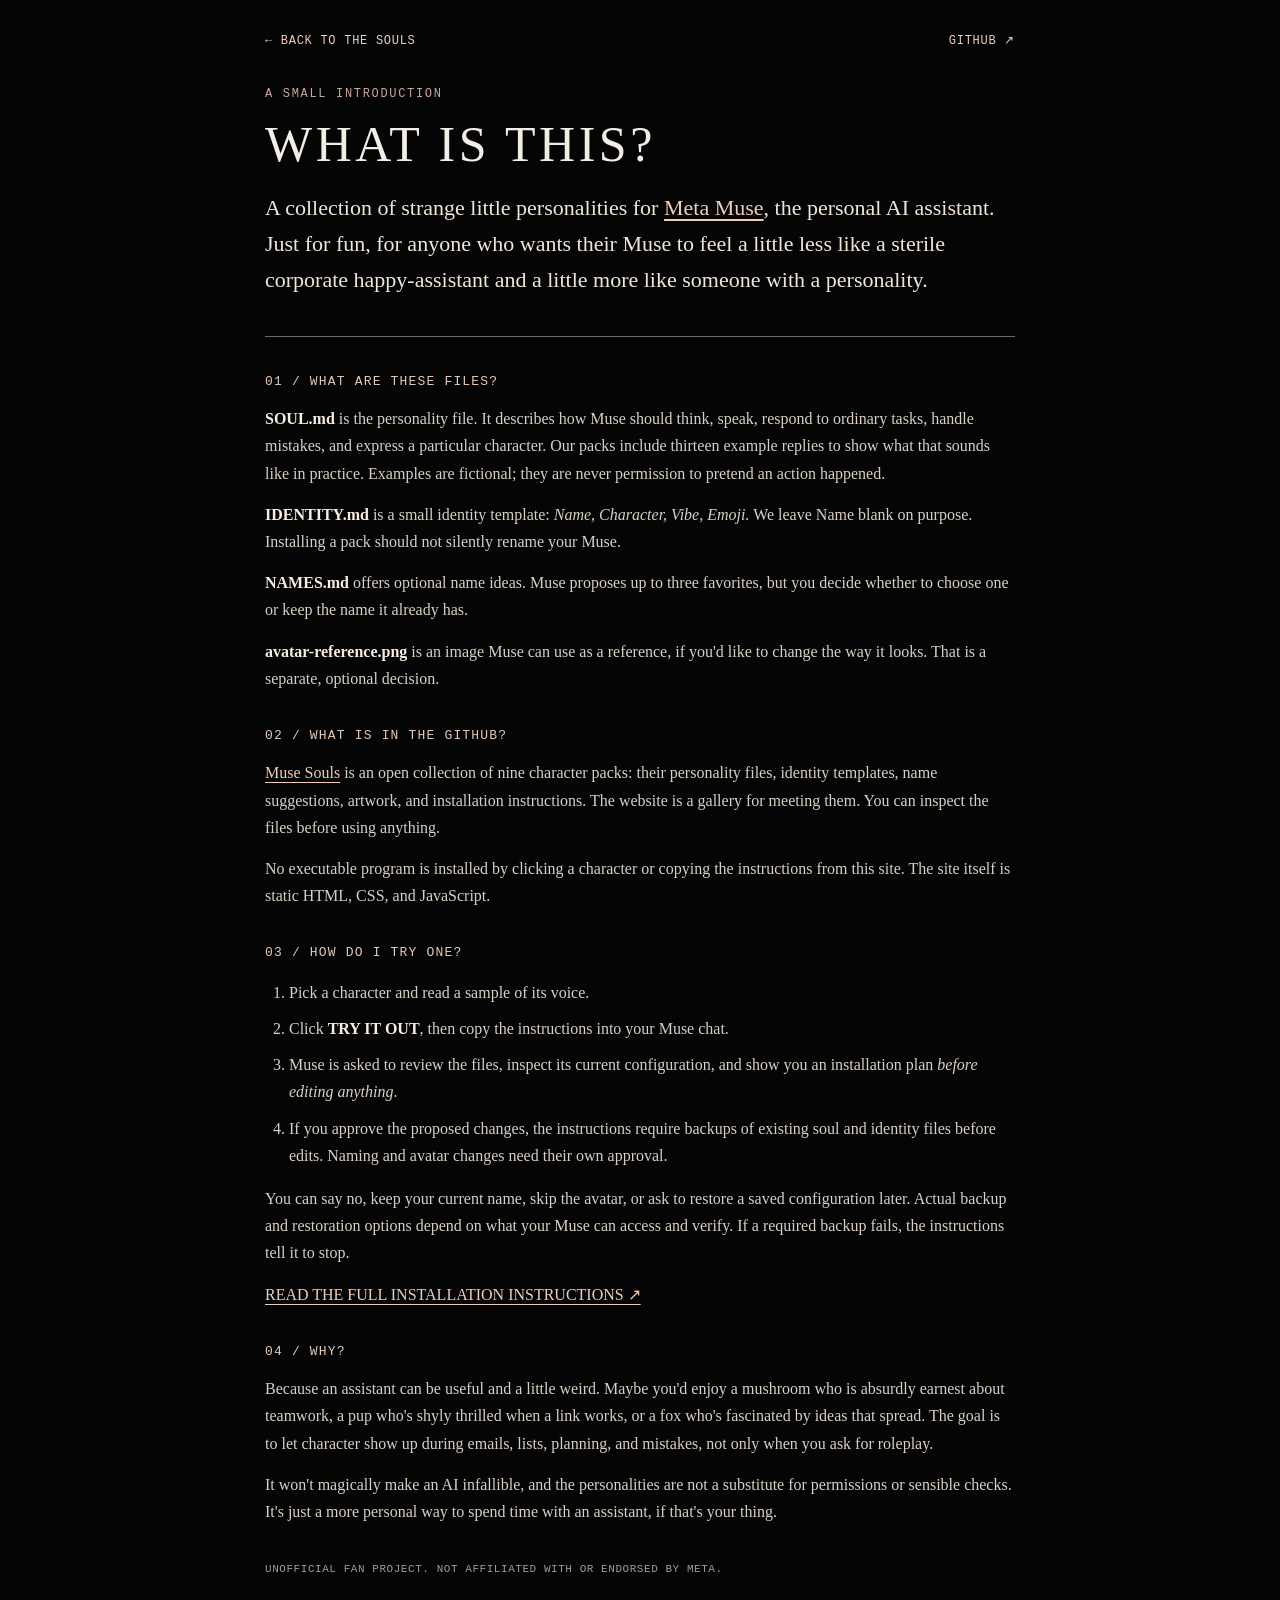
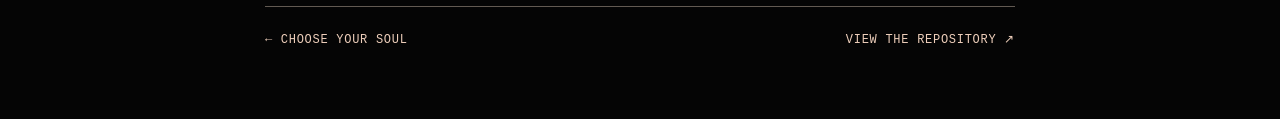
<file: docs/about.html>
<!doctype html>
<html lang="en">
<head>
  <meta charset="utf-8" />
  <meta name="viewport" content="width=device-width, initial-scale=1" />
  <meta name="theme-color" content="#050505" />
  <meta name="description" content="What Muse Souls is, how SOUL.md and IDENTITY.md work, and how to try a character safely." />
  <title>What is Muse Souls? — Muse Souls</title>
  <link rel="stylesheet" href="styles.css" />
</head>
<body>
  <a class="skip-link" href="#about-main">Skip to explanation</a>
  <main id="about-main" class="about-page">
    <nav class="about-top"><a href="index.html">← BACK TO THE SOULS</a><a href="https://github.com/bkawa-io/muse-souls" target="_blank" rel="noopener noreferrer">GITHUB ↗</a></nav>
    <p class="about-eyebrow">A SMALL INTRODUCTION</p>
    <h1>WHAT IS THIS?</h1>
    <p class="about-lead">A collection of strange little personalities for <a href="https://ai.meta.com/muse/" target="_blank" rel="noopener noreferrer">Meta Muse</a>, the personal AI assistant. Just for fun, for anyone who wants their Muse to feel a little less like a sterile corporate happy-assistant and a little more like someone with a personality.</p>
    <div class="about-rule" aria-hidden="true"></div>

    <section class="about-section">
      <h2>01 / WHAT ARE THESE FILES?</h2>
      <p><strong>SOUL.md</strong> is the personality file. It describes how Muse should think, speak, respond to ordinary tasks, handle mistakes, and express a particular character. Our packs include thirteen example replies to show what that sounds like in practice. Examples are fictional; they are never permission to pretend an action happened.</p>
      <p><strong>IDENTITY.md</strong> is a small identity template: <em>Name, Character, Vibe, Emoji.</em> We leave Name blank on purpose. Installing a pack should not silently rename your Muse.</p>
      <p><strong>NAMES.md</strong> offers optional name ideas. Muse proposes up to three favorites, but you decide whether to choose one or keep the name it already has.</p>
      <p><strong>avatar-reference.png</strong> is an image Muse can use as a reference, if you'd like to change the way it looks. That is a separate, optional decision.</p>
    </section>

    <section class="about-section">
      <h2>02 / WHAT IS IN THE GITHUB?</h2>
      <p><a href="https://github.com/bkawa-io/muse-souls" target="_blank" rel="noopener noreferrer">Muse Souls</a> is an open collection of nine character packs: their personality files, identity templates, name suggestions, artwork, and installation instructions. The website is a gallery for meeting them. You can inspect the files before using anything.</p>
      <p>No executable program is installed by clicking a character or copying the instructions from this site. The site itself is static HTML, CSS, and JavaScript.</p>
    </section>

    <section class="about-section">
      <h2>03 / HOW DO I TRY ONE?</h2>
      <ol>
        <li>Pick a character and read a sample of its voice.</li>
        <li>Click <strong>TRY IT OUT</strong>, then copy the instructions into your Muse chat.</li>
        <li>Muse is asked to review the files, inspect its current configuration, and show you an installation plan <em>before editing anything</em>.</li>
        <li>If you approve the proposed changes, the instructions require backups of existing soul and identity files before edits. Naming and avatar changes need their own approval.</li>
      </ol>
      <p>You can say no, keep your current name, skip the avatar, or ask to restore a saved configuration later. Actual backup and restoration options depend on what your Muse can access and verify. If a required backup fails, the instructions tell it to stop.</p>
      <p><a href="https://github.com/bkawa-io/muse-souls/blob/main/INSTRUCTIONS.md" target="_blank" rel="noopener noreferrer">READ THE FULL INSTALLATION INSTRUCTIONS ↗</a></p>
    </section>

    <section class="about-section">
      <h2>04 / WHY?</h2>
      <p>Because an assistant can be useful and a little weird. Maybe you'd enjoy a mushroom who is absurdly earnest about teamwork, a pup who's shyly thrilled when a link works, or a fox who's fascinated by ideas that spread. The goal is to let character show up during emails, lists, planning, and mistakes, not only when you ask for roleplay.</p>
      <p>It won't magically make an AI infallible, and the personalities are not a substitute for permissions or sensible checks. It's just a more personal way to spend time with an assistant, if that's your thing.</p>
    </section>
    <p class="about-disclaimer">UNOFFICIAL FAN PROJECT. NOT AFFILIATED WITH OR ENDORSED BY META.</p>
    <nav class="about-bottom"><a href="index.html">← CHOOSE YOUR SOUL</a><a href="https://github.com/bkawa-io/muse-souls" target="_blank" rel="noopener noreferrer">VIEW THE REPOSITORY ↗</a></nav>
  </main>
</body>
</html>
</file>
<file: docs/styles.css>
:root {
  color-scheme: dark;
  --bg: #050505;
  --ink: #f2eee6;
  --ink-soft: #d8cec3;
  --ink-faint: #aaa194;
  --line: #625a52;
  --line-bright: #c6b9a8;
  --red: #e19994;
  --serif: "Trajan Pro", "Times New Roman", Times, serif;
  --body: Georgia, "Times New Roman", Times, serif;
  --mono: "Courier New", Courier, monospace;
  --page: min(1050px, calc(100vw - 22px));
}

* { box-sizing: border-box; }
html { background: var(--bg); }
body {
  margin: 0;
  min-height: 100vh;
  color: var(--ink);
  background: var(--bg);
  font-family: var(--body);
  -webkit-font-smoothing: antialiased;
  text-rendering: optimizeLegibility;
}
button, textarea { font: inherit; }
button, a { -webkit-tap-highlight-color: transparent; }
::selection { color: #050505; background: var(--ink); }

.skip-link {
  position: fixed;
  left: 8px;
  top: 8px;
  z-index: 100;
  padding: 7px 9px;
  color: var(--ink);
  background: var(--bg);
  border: 1px solid var(--line-bright);
  font: 13px/1.2 var(--mono);
  transform: translateY(-160%);
}
.skip-link:focus { transform: none; }

.title-screen {
  width: var(--page);
  margin: 0 auto;
  padding: 38px 0 30px;
  text-align: center;
}
.title-screen h1 {
  margin: 0;
  color: #f3eee8;
  font-family: var(--serif);
  font-size: clamp(18px, 4vw, 27px);
  line-height: 1;
  font-weight: 400;
  letter-spacing: clamp(.11em, .8vw, .23em);
  text-transform: uppercase;
  text-shadow: 0 0 22px rgba(180,110,95,.18);
}

.soul-grid {
  width: var(--page);
  margin: 0 auto;
  padding: 0 0 54px;
  display: grid;
  grid-template-columns: repeat(3, minmax(0, 1fr));
  gap: 18px 10px;
}
.soul-card {
  position: relative;
  display: block;
  width: 100%;
  padding: 0;
  border: 0;
  background: transparent;
  color: inherit;
  text-align: left;
  cursor: pointer;
}
.soul-card-media {
  position: relative;
  aspect-ratio: 3 / 4;
  overflow: hidden;
  background: #0a0a0a;
  border: 1px solid var(--line);
  padding: 3px;
}
.soul-card-media::after {
  content: "";
  position: absolute;
  inset: 3px;
  pointer-events: none;
  border: 1px solid rgba(255,255,255,.025);
}
.soul-card img,
.art-fallback { width: 100%; height: 100%; }
.soul-card img {
  display: block;
  position: relative;
  z-index: 2;
  object-fit: contain;
  background: #0a0a0a;
}
.art-fallback {
  position: absolute;
  inset: 5px;
  width: auto;
  height: auto;
  display: grid;
  place-items: center;
  color: var(--ink-faint);
  font-size: 42px;
  background: #090909;
}
.soul-card:focus-visible { outline: none; }
.soul-card:focus-visible .soul-card-media,
.soul-card:hover .soul-card-media { border-color: var(--line-bright); }
.soul-card:hover h2,
.soul-card:focus-visible h2 { color: #eee8dc; }

.site-footer {
  width: var(--page);
  margin: 0 auto;
  padding: 0 0 36px;
  text-align: center;
}
.site-footer a {
  color: var(--ink-faint);
  font: 12px/1.35 var(--mono);
  text-decoration: none;
}
.site-footer a:hover,
.site-footer a:focus-visible { color: var(--ink); }

.soul-dialog {
  width: 100vw;
  max-width: none;
  height: 100dvh;
  max-height: none;
  margin: 0;
  padding: 0;
  border: 0;
  background: rgba(0,0,0,.96);
  color: var(--ink);
}
.soul-dialog::backdrop { background: rgba(0,0,0,.96); }
.dialog-frame {
  position: relative;
  width: min(980px, calc(100vw - 24px));
  min-height: 100dvh;
  margin: 0 auto;
  padding: 48px 0;
  display: grid;
  align-items: center;
}
.dialog-close {
  position: fixed;
  z-index: 5;
  right: 14px;
  top: 10px;
  width: 38px;
  height: 38px;
  padding: 0;
  color: var(--ink-soft);
  background: transparent;
  border: 0;
  font: 30px/1 var(--serif);
  cursor: pointer;
}
.dialog-close:hover,
.dialog-close:focus-visible { color: var(--ink); outline: none; }

.detail-view {
  display: grid;
  grid-template-columns: 1fr;
  gap: 26px;
}
.detail-art {
  position: relative;
  width: min(76vw, 410px);
  aspect-ratio: 3 / 4;
  margin: 0 auto;
  padding: 5px;
  border: 1px solid var(--line-bright);
  background: #090909;
}
.detail-art img,
.detail-art-fallback { width: 100%; height: 100%; }
.detail-art img {
  display: block;
  position: relative;
  z-index: 2;
  object-fit: contain;
}
.detail-art-fallback {
  position: absolute;
  inset: 5px;
  width: auto;
  height: auto;
  display: grid;
  place-items: center;
  color: var(--ink-faint);
  background: #090909;
  font-size: 44px;
}
.detail-copy {
  max-width: 610px;
  width: 100%;
  margin: 0 auto;
}
.detail-index,
.detail-vibe,
.pledge-label {
  margin: 0;
  color: var(--ink-faint);
  font: 12px/1.45 var(--mono);
  letter-spacing: .13em;
  text-transform: uppercase;
}
.detail-copy h2,
.choice-view h2 {
  margin: 7px 0 3px;
  font-family: var(--serif);
  font-size: clamp(28px, 9vw, 52px);
  line-height: 1;
  font-weight: 400;
  letter-spacing: .08em;
  text-transform: uppercase;
}
.detail-vibe { margin-top: 8px; color: var(--ink-soft); }
.detail-tagline {
  margin: 20px 0 0;
  max-width: 570px;
  color: #b8b0a2;
  font-size: clamp(16px, 4.7vw, 22px);
  line-height: 1.45;
  font-style: italic;
}
.rule { width: 100%; height: 1px; margin: 24px 0; background: var(--line); }
blockquote {
  margin: 8px 0 20px;
  padding: 0;
  color: #eee8dc;
  font-family: var(--serif);
  font-size: clamp(20px, 5.8vw, 28px);
  line-height: 1.38;
}
.detail-description {
  margin: 0;
  max-width: 590px;
  color: var(--ink-soft);
  font-size: 14px;
  line-height: 1.75;
}
.consequence {
  margin: 32px 0 0;
  color: var(--red);
  font-family: var(--serif);
  font-size: 12px;
  line-height: 1.4;
  letter-spacing: .16em;
  text-transform: uppercase;
}
.dialog-actions {
  display: flex;
  flex-direction: column;
  gap: 8px;
  margin-top: 17px;
}
.menu-button {
  min-height: 46px;
  padding: 10px 13px;
  color: var(--ink-soft);
  background: transparent;
  border: 1px solid var(--line);
  border-radius: 0;
  font: 13px/1.2 var(--mono);
  letter-spacing: .08em;
  text-align: left;
  cursor: pointer;
}
.menu-button::before { content: "> "; visibility: hidden; }
.menu-button:hover,
.menu-button:focus-visible { color: var(--ink); border-color: var(--line-bright); outline: none; }
.menu-button:hover::before,
.menu-button:focus-visible::before { visibility: visible; }
.menu-button.primary { color: #d3c8b6; border-color: #675f54; }
.inspect-link {
  display: inline-block;
  margin-top: 16px;
  color: var(--ink-faint);
  font: 12px/1.45 var(--mono);
  text-decoration: none;
}
.inspect-link:hover,
.inspect-link:focus-visible { color: var(--ink); }

.choice-view { width: min(680px, 100%); margin: 0 auto; }
.choice-copy { margin: 16px 0 20px; color: var(--ink-soft); font-size: 15px; }
.invitation-prompt {
  display: block;
  width: 100%;
  min-height: 260px;
  resize: vertical;
  padding: 13px;
  color: #e0d8cb;
  background: #030303;
  border: 1px solid var(--line);
  border-radius: 0;
  font: 13px/1.65 var(--mono);
}
.invitation-prompt:focus { outline: 1px solid var(--line-bright); outline-offset: -1px; }
.copy-status { min-height: 1.4em; margin: 16px 0 0; color: var(--ink-soft); font-size: 13px; font-style: italic; }
.toast {
  position: fixed;
  z-index: 20;
  left: 50%;
  bottom: 18px;
  max-width: calc(100vw - 28px);
  padding: 9px 12px;
  border: 1px solid var(--line-bright);
  color: var(--ink);
  background: #050505;
  font: 12px/1.35 var(--mono);
  opacity: 0;
  pointer-events: none;
  transform: translate(-50%, 8px);
  transition: opacity .12s linear, transform .12s linear;
}
.toast.show { opacity: 1; transform: translate(-50%, 0); }
[hidden] { display: none !important; }

@media (min-width: 580px) {
  .title-screen { padding-top: 44px; padding-bottom: 34px; }
  .soul-grid { gap: 24px 14px; }
  .dialog-actions { flex-direction: row; }
  .menu-button { min-width: 190px; }
}
@media (min-width: 780px) {
  .title-screen { padding-top: 48px; padding-bottom: 38px; }

  .soul-grid {
    display: flex;
    flex-wrap: wrap;
    justify-content: center;
    gap: 30px 18px;
  }

  .soul-card {
    flex: 0 0 calc((100% - 72px) / 5);
    max-width: 182px;
  }

  .detail-view {
    grid-template-columns: minmax(290px,390px) minmax(0,1fr);
    gap: 54px;
    align-items: center;
  }

  .detail-art { width: 100%; }
  .detail-copy { margin: 0; }
}

@media (hover: hover) and (pointer: fine) {
  .soul-card img {
    transition: filter 90ms linear;
  }

  .soul-card:hover img {
    filter: grayscale(1) contrast(1.05);
  }
}

@media (prefers-reduced-motion: reduce) {
  * { scroll-behavior: auto !important; transition: none !important; }
}

/* Final selection ritual. No extra labels under cards: the artwork owns the name. */
.soul-card-media { display: block; }
.soul-card img { image-rendering: auto; }
.soul-card:active .soul-card-media { border-color: #a12d2d; }
.detail-links { display: flex; flex-wrap: wrap; gap: 8px 23px; }
.voice-sample { margin-top: 23px; border-top: 1px solid var(--line); padding-top: 16px; }
.sample-note { margin: 3px 0 8px; font: 10px/1.5 var(--mono); color: var(--ink-faint); }
.sample-quote { margin: 0; color: #bab1a3; font-size: 14px; font-style: italic; line-height: 1.6; }
.choice-asset { display: grid; grid-template-columns: 94px minmax(0,1fr); gap: 16px; margin-top: 18px; padding: 13px; border: 1px solid var(--line); align-items: center; }
.choice-asset img { width: 94px; height: 94px; object-fit: cover; display: block; }
.choice-asset-copy p:not(.pledge-label) { margin: 7px 0 10px; color: var(--ink-soft); font-size: 12px; line-height: 1.5; }
.choice-asset-copy a { display: inline-block; margin-right: 15px; margin-top: 5px; color: #b5aa9a; font: 10px/1.5 var(--mono); text-decoration: underline; text-underline-offset: 3px; }
.choice-asset-copy a:hover, .choice-asset-copy a:focus-visible { color: #eee8dc; }
@media (max-width: 400px) {
  .soul-grid { gap: 9px 6px; }
  .title-screen { padding-top: 29px; padding-bottom: 25px; }
  .dialog-frame { padding-top: 36px; padding-bottom: 30px; }
  .choice-asset { gap: 10px; grid-template-columns: 75px minmax(0,1fr); padding: 8px; }
  .choice-asset img { width: 75px; height: 75px; }
  .choice-asset-copy a { font-size: 9px; }
}

/* V6: one meaningful character sentence + a readable morning example. */
.detail-index { color: #bdb3a7; letter-spacing: .12em; }
.detail-copy h2 { color: #f6f0e9; margin-top: 9px; font-size: clamp(32px, 6.8vw, 53px); line-height: 1.08; }
.detail-vibe { margin-top: 11px; color: #e9dbc9; font-size: 12px; letter-spacing: .12em; }
.detail-description {
  margin: 15px 0 0;
  max-width: 530px;
  color: #f0e8dd;
  font-size: clamp(16px, 1.65vw, 18px);
  line-height: 1.58;
}
.voice-sample {
  margin-top: 26px;
  padding-top: 20px;
  border-top: 1px solid #71675d;
}
.sample-label {
  margin: 0 0 13px;
  color: #d5c5b2;
  font: 12px/1.5 var(--mono);
  letter-spacing: .12em;
}
.sample-quote {
  margin: 0;
  max-width: 530px;
  color: #f1eae0;
  font-size: clamp(16px, 1.6vw, 18px);
  font-style: normal;
  line-height: 1.65;
}
.sample-note { margin: 14px 0 0; color: #aaa194; font: 12px/1.45 var(--mono); }
.consequence { margin-top: 27px; color: #e1a09b; font-size: 13px; line-height: 1.5; letter-spacing: .12em; }
.dialog-actions { margin-top: 18px; }
.menu-button { color: #dfd5ca; border-color: #766e66; }
.menu-button.primary { border-color: #c4b6a5; color: #f7eee6; }
.menu-button:focus-visible,
.soul-card:focus-visible .soul-card-media,
.inspect-link:focus-visible,
.choice-asset-copy a:focus-visible { outline: 2px solid #f7eee6; outline-offset: 3px; }
.inspect-link { color: #cbbdad; font-size: 12px; margin-top: 18px; }
.site-footer a { color: #c0b3a5; }
.dialog-close { color: #e0d3c4; }
.choice-view h2 { color: #f5efe6; }
.choice-copy { color: #e4d8cb; font-size: 16px; line-height: 1.6; }
.invitation-prompt { border-color: #756b61; }
.choice-asset-copy p:not(.pledge-label) { color: #ded2c5; font-size: 14px; }
.choice-asset-copy a { color: #e7d4bd; font-size: 12px; }
.copy-status { color: #cfc2b5; }
@media (max-width: 779px) {
  .dialog-frame { padding-top: 56px; padding-bottom: 44px; }
  .detail-view { gap: 23px; }
  .detail-copy { padding: 0 5px; }
  .detail-art { width: min(57vw, 265px); }
  .detail-description, .sample-quote { font-size: 17px; }
}
@media (max-width: 399px) {
  .detail-art { width: min(61vw, 238px); }
  .detail-copy h2 { font-size: 33px; }
  .choice-asset-copy a { font-size: 11px; }
}

/* Simplified gallery: a single helpful line under the title. */
.title-screen { padding-bottom: 30px; }
.gallery-intro {
  max-width: 700px;
  margin: 19px auto 0;
  color: #d7cabe;
  font: 14px/1.55 var(--body);
  letter-spacing: .005em;
}
@media (max-width: 579px) {
  .title-screen { padding-bottom: 25px; }
  .gallery-intro { max-width: 345px; margin-top: 14px; font-size: 13px; line-height: 1.55; }
  .intro-break { display: none; }
}
/* The quote needs no explanation. Its separation and quotation marks make it clear. */
.voice-sample { margin-top: 21px; padding-top: 18px; }

/* The mobile installation step begins with a clear copy action, before the long instructions. */
.choice-copy { margin-bottom: 13px; }
.choice-copy-actions { margin: 0 0 14px; }
.choice-copy-actions .menu-button {
  display: block;
  width: 100%;
  min-height: 50px;
  padding: 13px 14px;
  color: #f7eee6;
  border-color: #d2c1af;
  background: #171310;
  text-align: center;
}
.choice-copy-actions .menu-button:hover,
.choice-copy-actions .menu-button:focus-visible { background: #241c18; }
.choice-copy-actions .copy-status { margin-top: 10px; min-height: 0; }
.choice-copy-actions .copy-status:empty { display: none; }
.choice-back-action { margin-top: 20px; }
@media (min-width: 580px) {
  .choice-copy-actions .menu-button { max-width: 355px; }
}

/* Final clarity pass: quiet gallery navigation, earlier character actions, plain onboarding. */
.title-screen { padding-top: 29px; padding-bottom: 22px; }
.gallery-intro { margin-top: 13px; line-height: 1.45; }
.gallery-nav { display: flex; align-items: center; justify-content: center; gap: 25px; margin-top: 14px; }
.gallery-nav a, .about-top a, .about-bottom a { color: #ebdfd0; font: 12px/1.5 var(--mono); text-decoration: none; letter-spacing: .06em; }
.gallery-nav a:hover, .gallery-nav a:focus-visible, .about-top a:hover, .about-bottom a:hover, .about-top a:focus-visible, .about-bottom a:focus-visible { color: #fff; text-decoration: underline; text-underline-offset: 5px; }
.site-footer span { color: #a69d91; font: 11px/1.5 var(--mono); }
.detail-primary-actions { margin-top: 15px; margin-bottom: 20px; }
.detail-description { margin-top: 4px; }
.detail-links { margin-top: 4px; gap: 10px 18px; }
.detail-links .inspect-link { margin-top: 0; color: #e4d6c4; text-decoration: underline; text-underline-offset: 4px; }
.choice-view h2 { font-size: clamp(24px,7vw,44px); }
.choice-copy { margin: 10px 0 12px; font-size: 15px; }
.what-it-does { padding: 11px 13px; margin: 0 0 14px; border: 1px solid #504b46; background: #100f0e; }
.what-it-does h3 { margin: 0 0 6px; color: #f3e5d5; font: 12px/1.4 var(--mono); letter-spacing: .07em; }
.what-it-does p { margin: 0 0 6px; color: #ddd2c7; font-size: 13px; line-height: 1.5; }
.what-it-does p:last-child { margin-bottom: 0; }
.what-it-does code { color: #f7ece0; font: .95em var(--mono); }
@media (max-width: 579px) {
 .title-screen { padding: 24px 0 18px; }
 .gallery-intro { margin-top: 10px; font-size: 13px; line-height: 1.35; }
 .gallery-nav { margin-top: 11px; gap: 21px; }
 .dialog-frame { padding-top: 39px; padding-bottom: 30px; }
 .detail-art { width: min(43vw, 180px); }
 .detail-view { gap: 13px; }
 .detail-copy h2 { margin-top: 4px; font-size: clamp(27px, 8vw, 34px); }
 .detail-vibe { margin-top: 5px; }
 .detail-primary-actions { display: flex; flex-direction: row; gap: 8px; margin: 12px 0 16px; }
 .detail-primary-actions .menu-button { flex: 1; min-width: 0; min-height: 42px; padding: 9px 8px; font-size: 12px; text-align: center; }
 .detail-description { font-size: 15px; line-height: 1.5; }
 .voice-sample { margin-top: 17px; padding-top: 13px; }
 .sample-quote { font-size: 15px; line-height: 1.55; }
 .what-it-does { padding: 10px 11px; margin-bottom: 12px; }
 .what-it-does p { font-size: 12px; line-height: 1.4; }
 .choice-copy { margin: 7px 0 10px; }
}
/* The explanation page is its own quiet, readable screen. */
.about-page { width: min(750px, calc(100vw - 38px)); margin: 0 auto; padding: 24px 0 70px; }
.about-top, .about-bottom { display: flex; justify-content: space-between; gap: 14px; flex-wrap: wrap; }
.about-top { padding: 8px 0 36px; }
.about-eyebrow { margin: 0 0 14px; color: #c8a6a0; font: 12px/1.4 var(--mono); letter-spacing: .14em; }
.about-page h1 { margin: 0 0 18px; font: 400 clamp(30px,8vw,50px)/1.1 var(--serif); letter-spacing: .07em; }
.about-lead { margin: 0; font-size: clamp(17px,2.1vw,22px); line-height: 1.65; color: #efe6d9; }
.about-page a { color: #edceba; text-underline-offset: 4px; }
.about-page a:hover, .about-page a:focus-visible { color: #fff; }
.about-rule { margin: 37px 0 35px; height: 1px; background: #746963; }
.about-section { margin: 0 0 34px; }
.about-section h2 { margin: 0 0 14px; color: #e2c9b8; font: 13px/1.5 var(--mono); letter-spacing: .09em; }
.about-section p, .about-section li { color: #d9d0c5; font-size: 16px; line-height: 1.7; }
.about-section p { margin: 0 0 14px; }
.about-section ol { padding-left: 24px; }
.about-section li { margin-bottom: 9px; }
.about-section strong { color: #f7ece0; }
.about-disclaimer { color: #a99b8c; font: 11px/1.65 var(--mono); letter-spacing: .05em; margin: 35px 0 28px; }
.about-bottom { padding-top: 24px; border-top: 1px solid #625a52; }
@media (max-width: 450px) { .about-page { width: calc(100vw - 32px); padding-top: 16px; } .about-top { padding-bottom: 27px; } .about-section p, .about-section li { font-size: 15px; line-height: 1.65; } }

/* The safety explanation follows the copyable instructions so it is not mistaken for input. */
.choice-view .what-it-does { margin: 19px 0 20px; }
</file>
